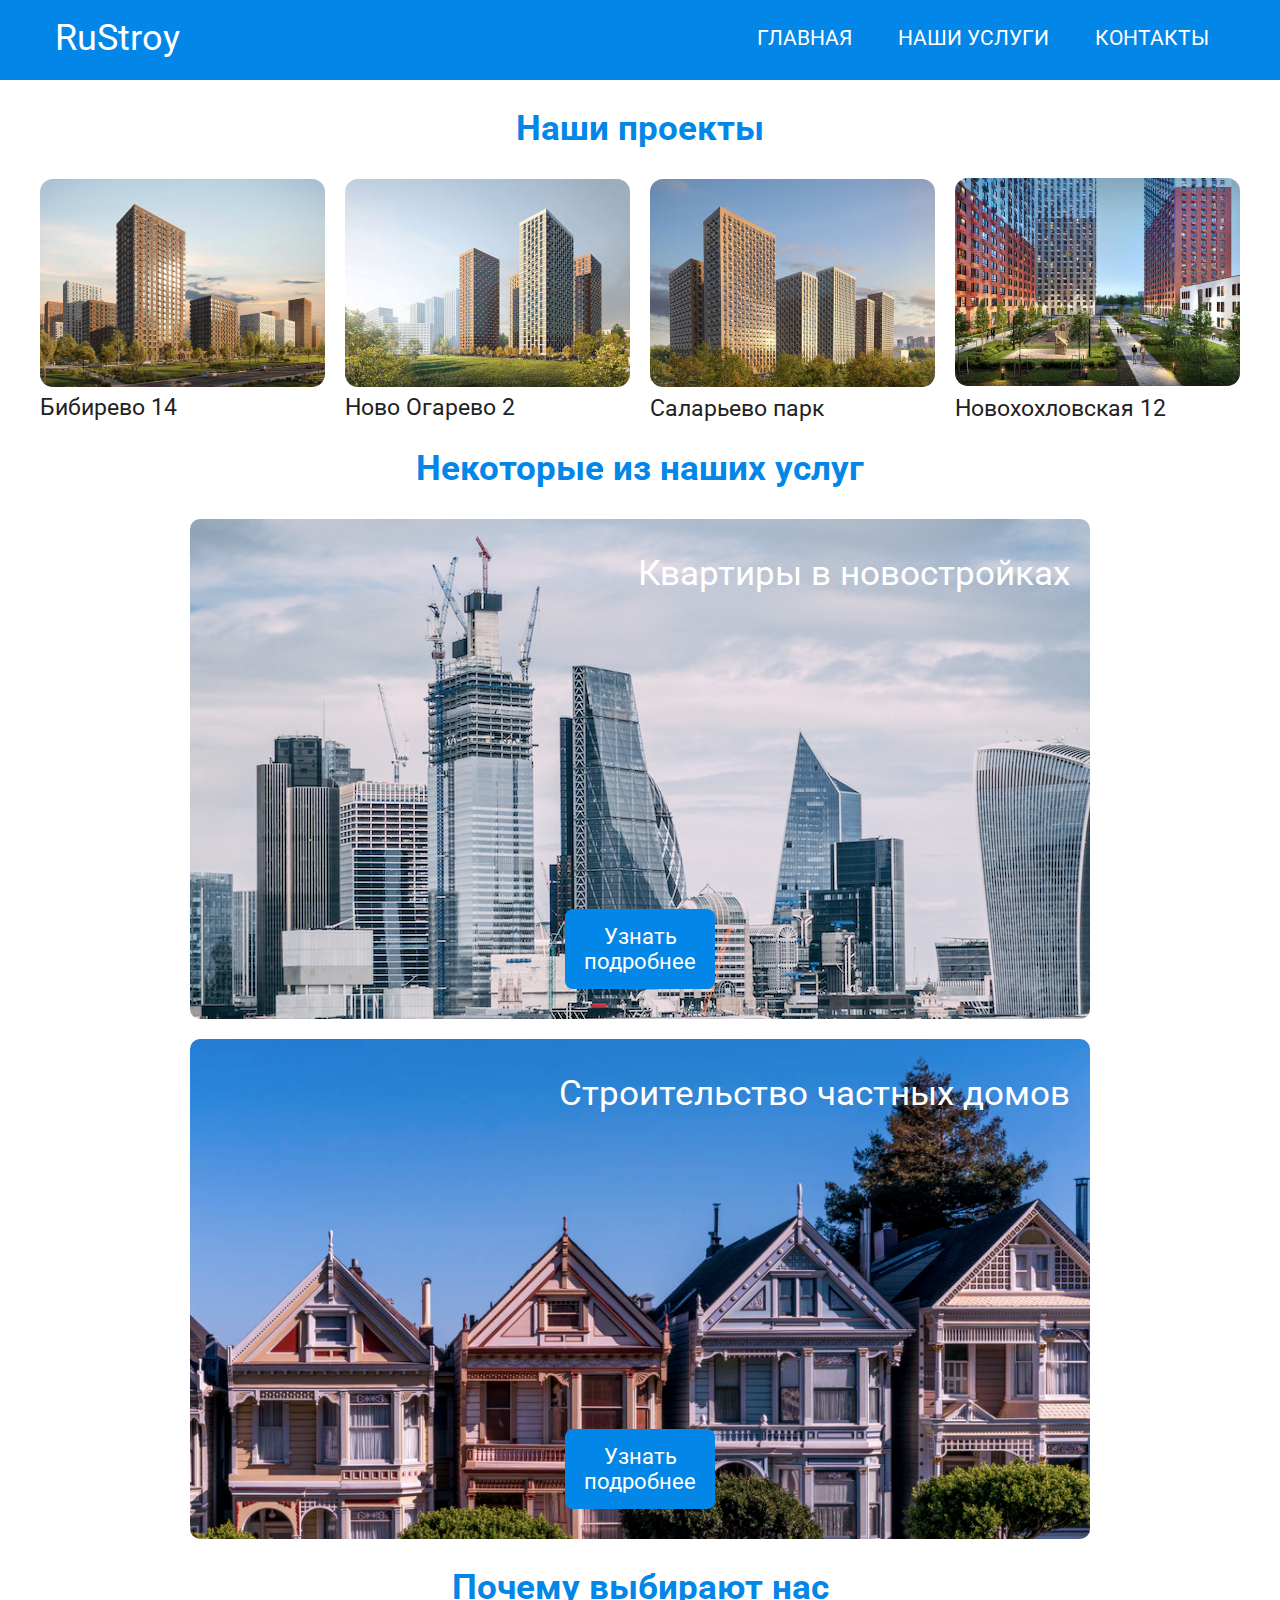
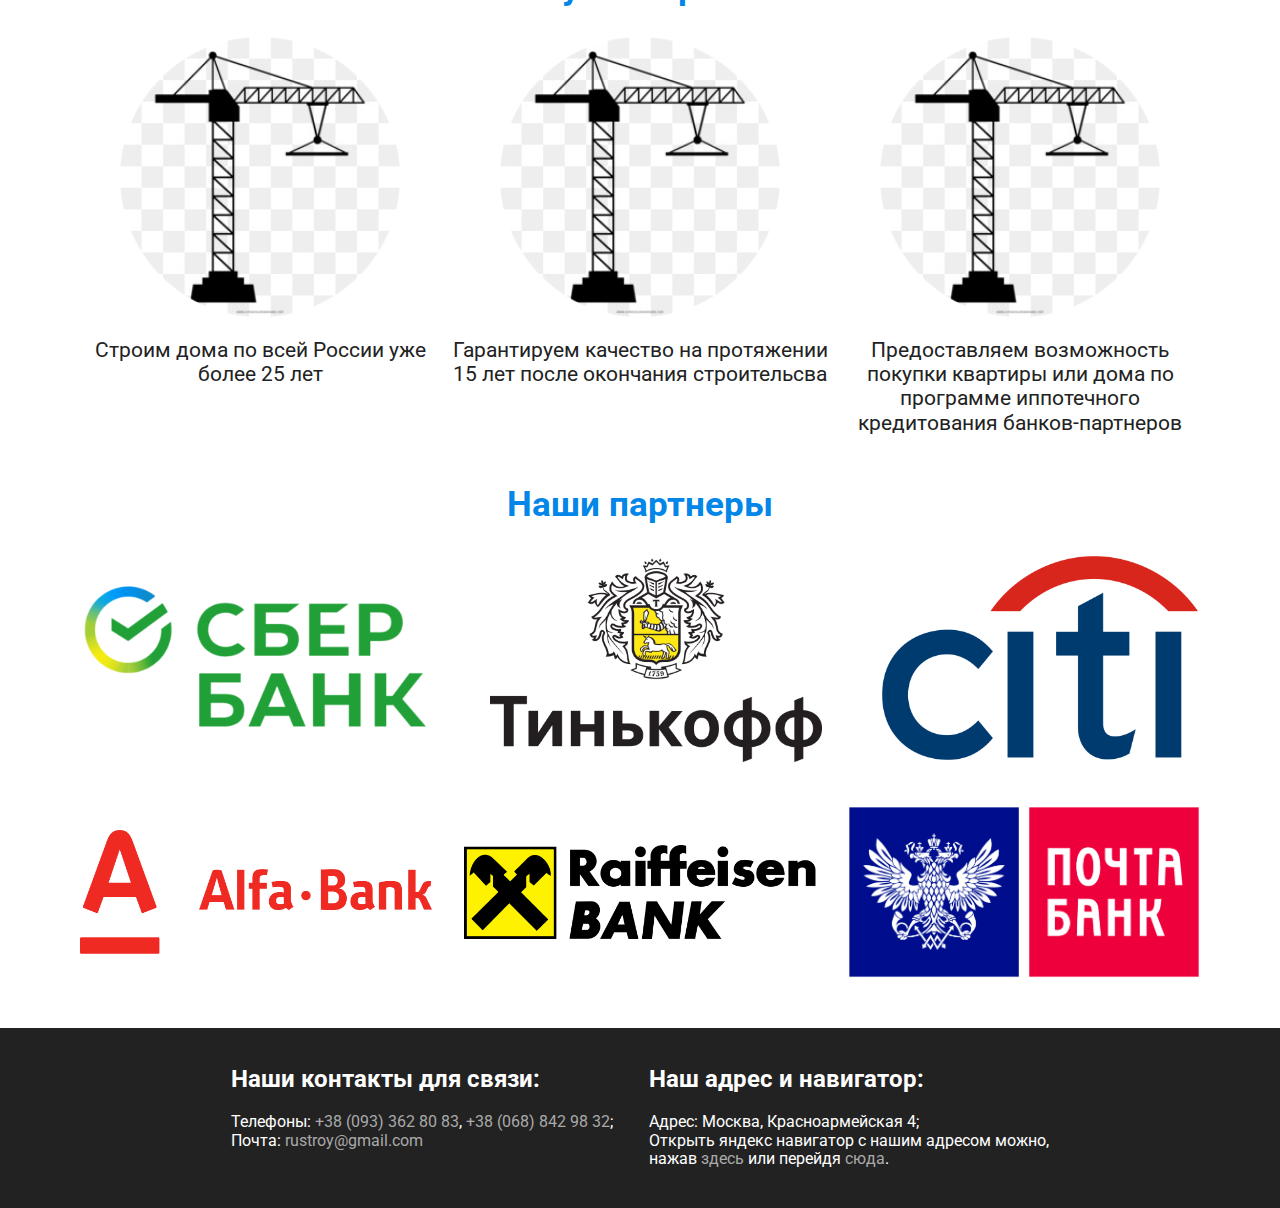
<file: index.html>
<!DOCTYPE html>
<html lang="ru">

	<head>

		<meta charset="utf-8">
		<title>RuStroy — Строительство элитных домов</title>
		<link href="https://fonts.googleapis.com/css2?family=PT+Serif:wght@400;700&family=Roboto:wght@400;500;700&display=swap" rel="stylesheet">
		<link rel="stylesheet" type="text/css" href="normalize.css">
		<link rel="stylesheet" type="text/css" href="bu.css">
		<link rel="stylesheet" type="text/css" href="main.css">
		<link rel="shortcut icon" href="fi.png">
		

	</head>

	<body>

		<a href="#" class="bu"></a>
		<script src="https://code.jquery.com/jquery-3.5.1.min.js"></script>
		<script src="bu.js"></script>

		<header class="header">
			<div class="container">
				<div class="header__content">
					<div class="header__container">
						<div class="header__content-inner">
					
							<div class="header__name">
								<a class="href1" href="index.html">RuStroy</a>
							</div>

							<nav class="header__menu">
								<ul>
									<li><a class="href2" href="index.html">Главная</a></li>
									<li><a class="href2" href="uslugi.html">Наши услуги</a></li>
									<li><a class="href2" href="contacts.html">Контакты</a></li>
								</ul>
							</nav>

						</div>
					</div>
				</div>
			</div>
		</header>

		<section id="prod" class="sprod">

			<div lass="prodt">
			
				<h2 class="h2">Наши проекты</h2>

				<div class="prod">
					
					<div class="prod1">
						
						<a class="prodi" href="contacts.html"><img src="prod1i.png"></a>

						<a class="prodt" href="contacts.html"><p>Бибирево 14</p></a>

					</div>

					<div class="prod2">
						
						<a class="prodi" href="contacts.html"><img src="prod2i.png"></a>

						<a class="prodt" href="contacts.html"><p>Ново Огарево 2</p></a>

					</div>

					<div class="prod3">
						
						<a class="prodi" href="contacts.html"><img src="prod3i.png"></a>

						<a class="prodt" href="contacts.html"><p>Саларьево парк</p></a>

					</div>

					<div class="prod4">
						
						<a class="prodi" href="contacts.html"><img src="prod4i.png"></a>

						<a class="prodt" href="contacts.html"><p>Новохохловская 12</p></a>

					</div>

				</div>

			</div>
			
		</section>

		<section id="usl" class="susl">

			<div class="usl">
			
				<h2 class="h2">Некоторые из наших услуг</h2>

				<div class="usl1">

					<img class="ui1" src="usl1.png">

					<div class="ut1">
						<p>Квартиры в новостройках</p>
					</div>
						
					<div class="ac">
						<a class="ubt1" href="contacts.html">
							<p class="ubtt1">Узнать подробнее</p>
						</a>
					</div>

				</div>

				<div class="usl04">
					<div class="usl4">
							
						<img class="ui4" src="usl4.png">

						<div class="ut4">
							<p>Строительство частных домов</p>
						</div>
							
						<div class="ac4">
							<a class="ubt4" href="contacts.html">
								<p class="ubtt4">Узнать подробнее</p>
							</a>
						</div>

					</div>
				</div>

			</div>
			
		</section>

		<section id="poch">
			
			<h2 class="h2">Почему выбирают нас</h2>

			<div class="pochd">
				<div class="poch">
					
					<div class="pochdiv">
						
						<div class="pochidiv">
							<img class="pochi" src="fi.png">
						</div>

						<p class="pocht">Строим дома по всей России уже более 25 лет</p>

					</div>

					<div class="pochdiv">

						<div class="pochidiv">						
							<img class="pochi" src="fi.png">
						</div>

						<p class="pocht">Гарантируем качество на протяжении 15 лет после окончания строительсва</p>

					</div>

					<div class="pochdiv">
						
						<div class="pochidiv">
							<img class="pochi" src="fi.png">
						</div>

						<p class="pocht">Предоставляем возможность покупки квартиры или дома по программе иппотечного кредитования банков-партнеров</p>

					</div>
					
				</div>
			</div>

		</section>

		<section id="npart">

			<div class="container">
			
				<h2 class="h2">Наши партнеры</h2>

				<div class="part">
					<div class="partd">
							
						<a href="https://www.sberbank.ru/ru/person"><img class="parti" src="sb.png"></a>

						<a href="https://www.tinkoff.ru"><img class="parti" src="tb.png"></a>
							
						<a href="https://www.citibank.ru/russia/main/rus/home.htm"><img class="parti" src="Citi.png"></a>

					</div>
				</div>

				<div class="part2">
					<div class="partd">
							
						<a href="https://alfabank.ru"><img class="parti" src="ab.png"></a>
							
						<a href="https://www.raiffeisen.ru"><img class="parti" src="rb.png"></a>
							
						<a href="https://www.pochtabank.ru"><img class="parti" src="pb.png"></a>

					</div>
				</div>

			</div>
			
		</section>

		<footer>
			
			<div class="foot1">
				<h2>Наши контакты для связи:</h2>
				Телефоны: <a href="tel:380933628083">+38 (093) 362 80 83</a>, <a href="tel:380688429832">+38 (068) 842 98 32</a>;<br>
				Почта: <a href="mailto:rustroy@gmail.com">rustroy@gmail.com</a>
			</div>

			<div class="foot2">
				<h2>Наш адрес и навигатор:</h2> Адрес: Москва, Красноармейская 4;<br>Открыть яндекс навигатор с нашим адресом можно,<br> нажав <a href="yandexnavi://show_point_on_map?lat=55.797392&lon=37.549381&zoom=15&desc=Наш офис">здесь</a> или перейдя <a href="contacts.html#map">сюда</a>.
			</div>

		</footer>

	</body>

</html>
</file>
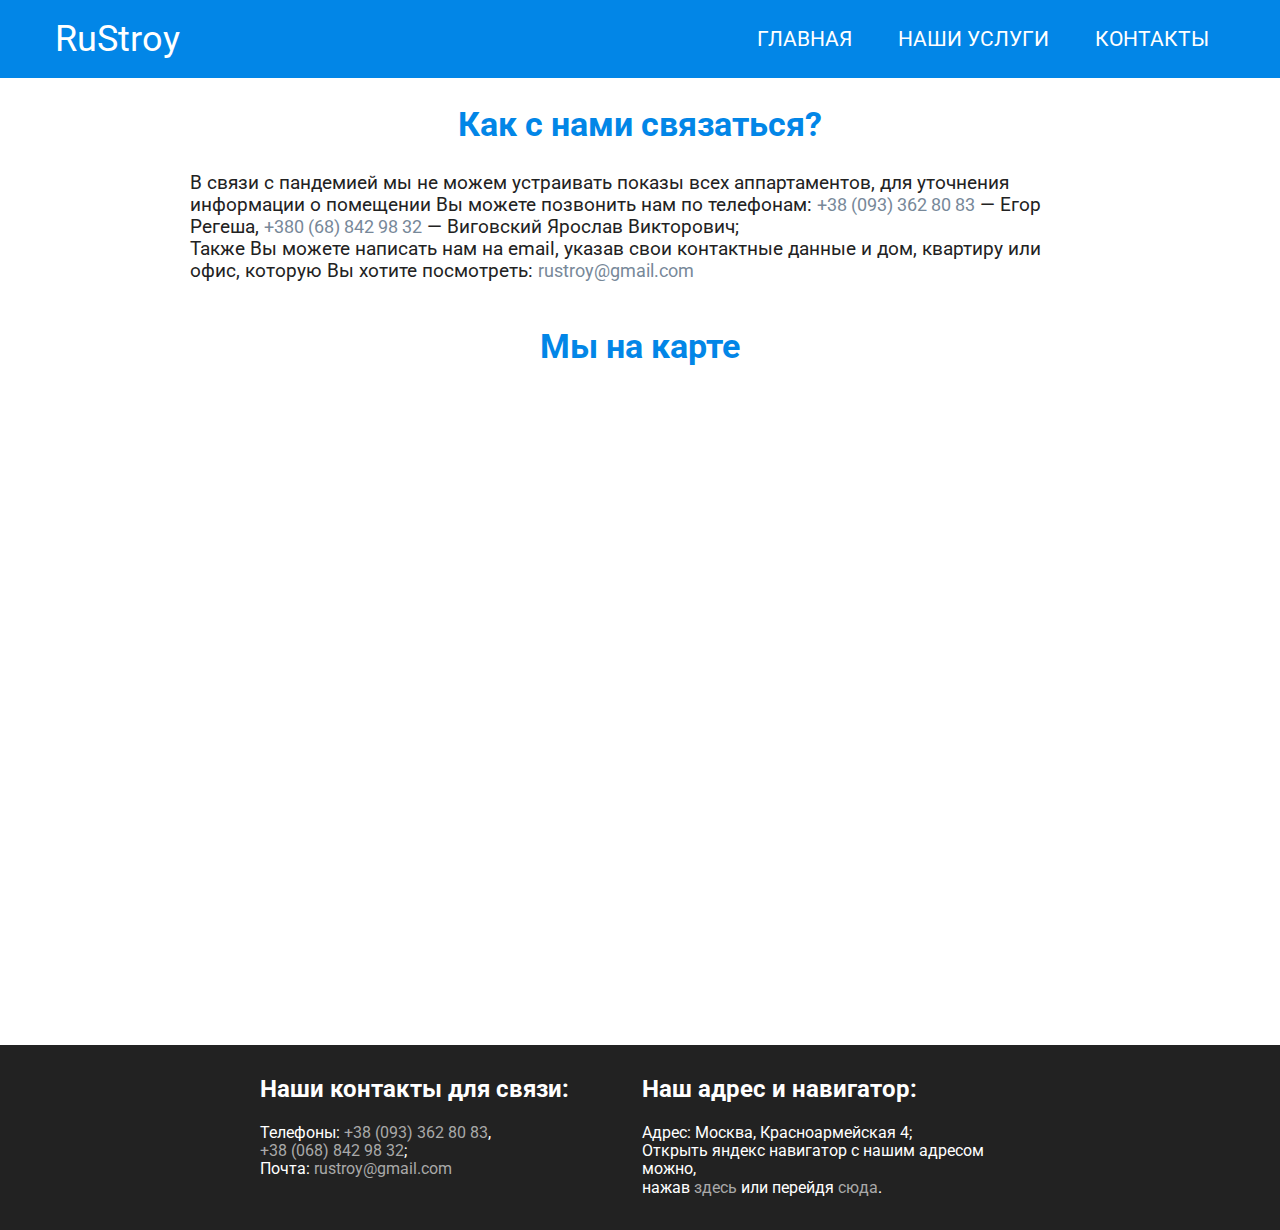
<file: contacts.html>
<!DOCTYPE html>
<html lang="ru">

	<head>

		<meta charset="utf-8">
		<title>RuStroy — Контакты</title>
		<link href="https://fonts.googleapis.com/css2?family=PT+Serif:wght@400;700&family=Roboto:wght@400;500;700&display=swap" rel="stylesheet">
		<link rel="stylesheet" type="text/css" href="normalize.css">
		<link rel="stylesheet" type="text/css" href="contacts.css">
		<link rel="shortcut icon" href="fi.png">
		<meta name="viewport" content="width=device-width">

	</head>

	<body>

		<header class="header">
			<div class="header__content">
				<div class="container">
					<div class="header__content-iner">
						
						<div>
							<a class="header__logo" href="index.html">RuStroy</a>
						</div>

						<nav class="menu">
							<ul>
								<li><a href="index.html">Главная</a></li>
								<li><a href="uslugi.html">Наши услуги</a></li>
								<li><a href="contacts.html">Контакты</a></li>
							</ul>
						</nav>

					</div>
				</div>
			</div>
		</header>

		<section class="sec1">
			<div class="container">

				<div class="contact">
					<h2 class="h2">Как с нами связаться?</h2>
					<p>
						В связи с пандемией мы не можем устраивать показы всех аппартаментов, для уточнения информации о помещении Вы можете позвонить нам по телефонам: <a class="col" href="tel:380933628083">+38 (093) 362 80 83</a> — Егор Регеша, <a class="col" href="tel:380688429832">+380 (68) 842 98 32</a> — Виговский Ярослав Викторович;<br>
						Также Вы можете написать нам на email, указав свои контактные данные и дом, квартиру или офис, которую Вы хотите посмотреть: <a class="col" href="mailto:rustroy@gmail.com">rustroy@gmail.com</a>
					</p>
				</div>

			</div>
		</section>

		<section class="sec2" id="map">
			<div class="container">

				<h2 class="h2">Мы на карте</h2>	
				<div class="map">
					<iframe src="https://yandex.ru/map-widget/v1/?um=constructor%3Aeda41db3cd3b0c58a9fe4765a91308c00ba15480298ea2b59f8f5a59f2ac54f9&amp;source=constructor" frameborder="0"></iframe>
				</div>

			</div>
		</section> 

		<footer>

			<div class="container2">

				<div class="med">
					<div class="foot1">

						<div class="f1">
							<h2>Наши контакты для связи:</h2>
							Телефоны: <a href="tel:380933628083">+38 (093) 362 80 83</a>, <a href="tel:380688429832">+38 (068) 842 98 32</a>;<br>
							Почта: <a href="mailto:rustroy@gmail.com">rustroy@gmail.com</a>
						</div>
						
						<div class="f2">
							<h2>Наш адрес и навигатор:</h2> Адрес: Москва, Красноармейская 4;<br>Открыть яндекс навигатор с нашим адресом можно,<br> нажав <a href="yandexnavi://show_point_on_map?lat=55.797392&lon=37.549381&zoom=15&desc=Наш офис">здесь</a> или перейдя <a href="contacts.html#map">сюда</a>.
						</div>

					</div>
				</div>


				<div class="med2">
					<div>

						<div class="f3">
							<h2>Наши контакты для связи:</h2>
							Телефоны: <a href="tel:380933628083">+38 (093) 362 80 83</a>, <a href="tel:380688429832">+38 (068) 842 98 32</a>;<br>
							Почта: <a href="mailto:rustroy@gmail.com">rustroy@gmail.com</a>
						</div>
					
						<div class="f4">
							<h2>Наш адрес и навигатор:</h2> Адрес: Москва, Красноармейская 4;<br>Открыть яндекс навигатор с нашим адресом можно,<br> нажав <a href="yandexnavi://show_point_on_map?lat=55.797392&lon=37.549381&zoom=15&desc=Наш офис">здесь</a> или перейдя <a href="contacts.html#map">сюда</a>.
						</div>

					</div>
				</div>

			</div>

		</footer>

	</body>

</html>
</file>
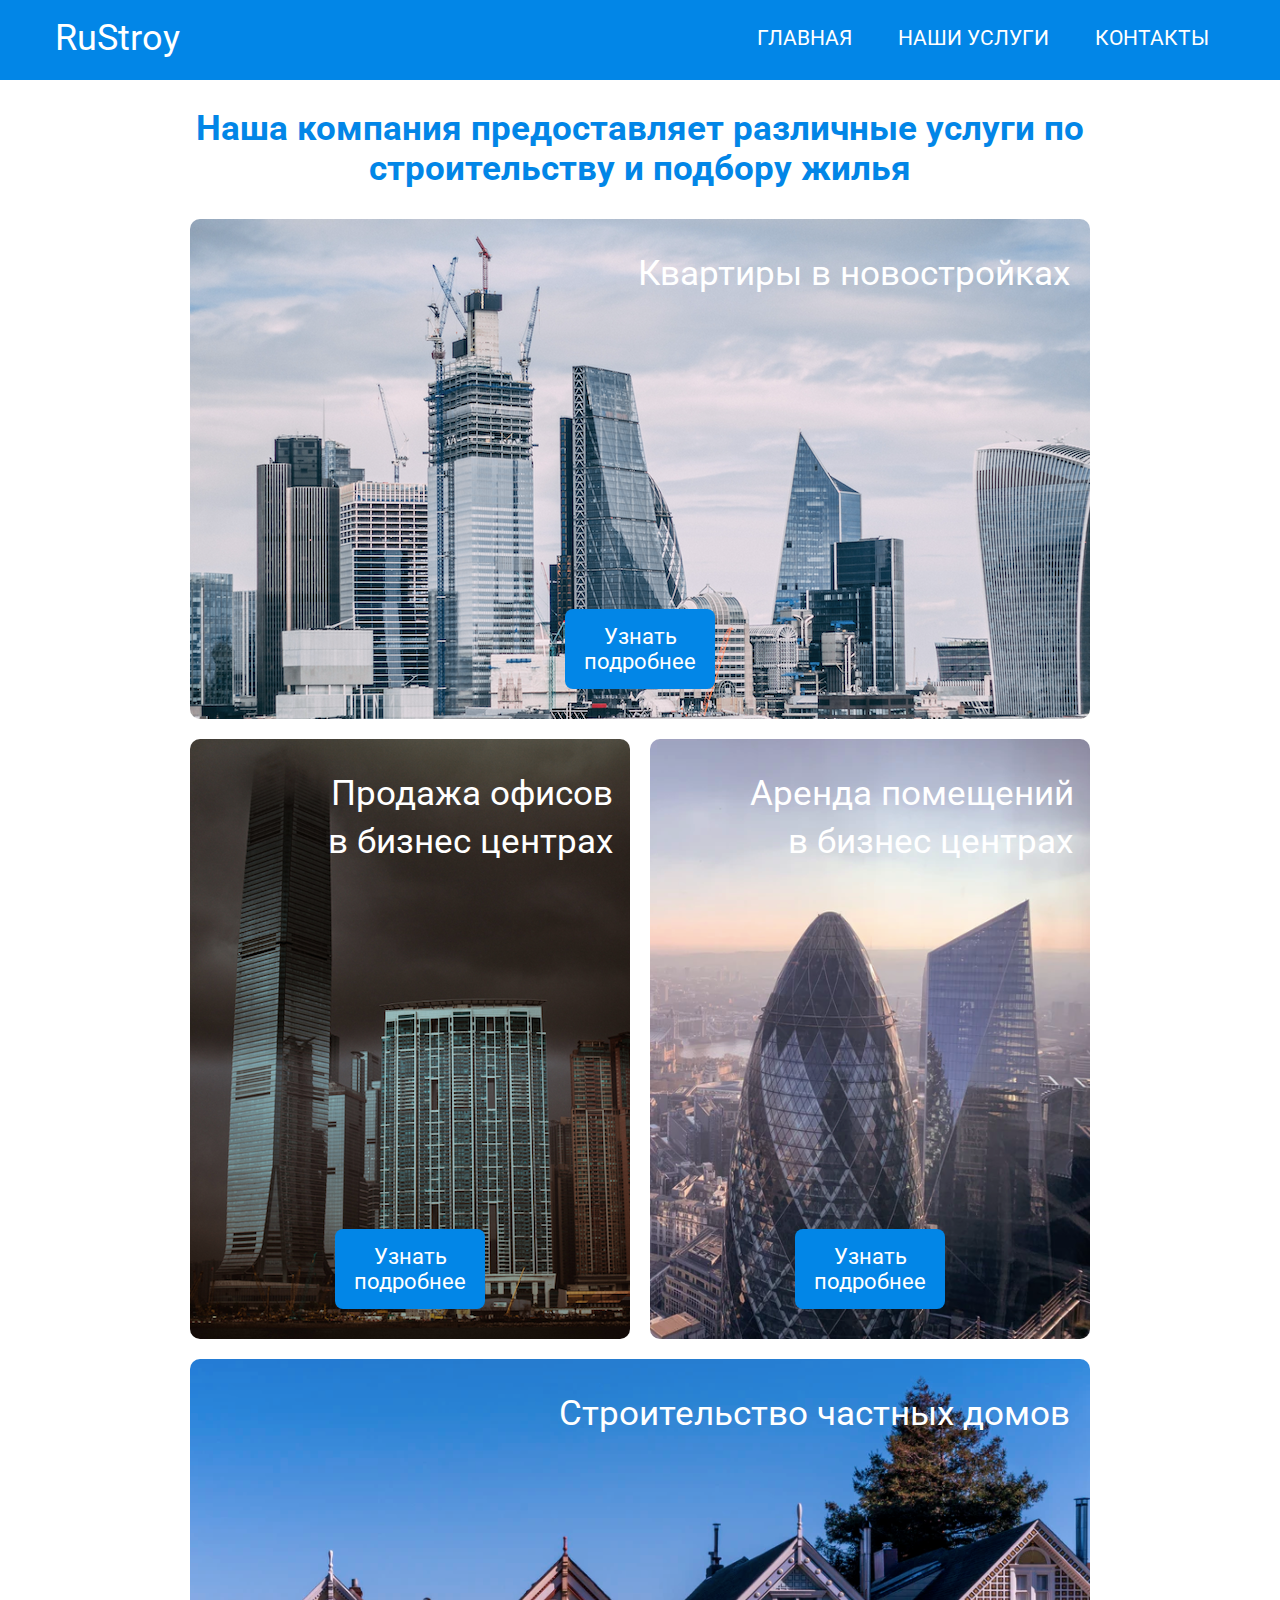
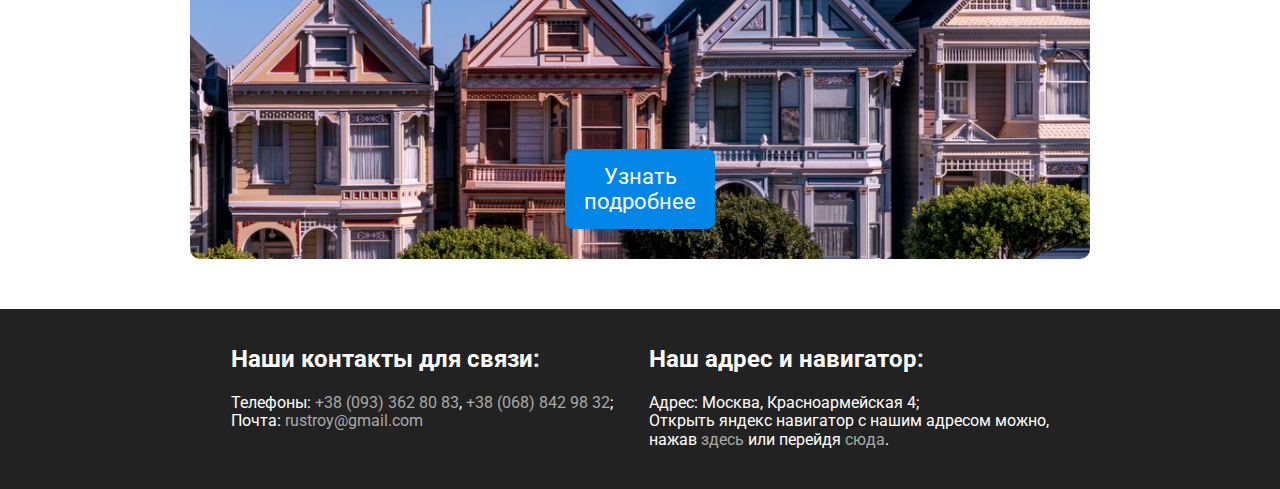
<file: uslugi.html>
<!DOCTYPE html>
<html lang="ru">

	<head>

		<meta charset="utf-8">
		<title>RuStroy — Наши услуги</title>
		<link href="https://fonts.googleapis.com/css2?family=PT+Serif:wght@400;700&family=Roboto:wght@400;500;700&display=swap" rel="stylesheet">
		<link rel="stylesheet" type="text/css" href="normalize.css">
		<link rel="stylesheet" type="text/css" href="bu.css">
		<link rel="stylesheet" type="text/css" href="uslugi.css">
		<link rel="shortcut icon" href="fi.png">

	</head>

	<body>

		<a href="#" class="bu"></a>
		<script src="https://code.jquery.com/jquery-3.5.1.min.js"></script>
		<script src="bu.js"></script>

		<header class="header">
			<div class="header__content">
				<div class="header__container">
					<div class="header__content-inner">
				
						<div class="header__name">
							<a class="href1" href="index.html">RuStroy</a>
						</div>

						<nav class="header__menu">
							<ul>
								<li><a class="href2" href="index.html">Главная</a></li>
								<li><a class="href2" href="uslugi.html">Наши услуги</a></li>
								<li><a class="href2" href="contacts.html">Контакты</a></li>
							</ul>
						</nav>

					</div>
				</div>
			</div>
		</header>

		<section>


			<div class="sec1">

				<h2 class="h2">Наша компания предоставляет различные услуги по строительству и подбору жилья</h2>

				<div class="usl1">

					<img class="ui1" src="usl1.png">

					<div class="ut1">
						<p>Квартиры в новостройках</p>
					</div>
					
					<div class="ac">
						<a class="ubt1" href="contacts.html">
							<p class="ubtt1">Узнать подробнее</p>
						</a>
					</div>

				</div>

				<div class="usl23">
					
					<div class="usl2">
						
						<img class="ui2" src="usl2.png">

						<div class="ut2">
							<p>Продажа офисов<p class="ut21"> в бизнес центрах</p></p>
						</div>
						
						<div class="ac2">
							<a class="ubt2" href="contacts.html">
								<p class="ubtt2">Узнать подробнее</p>
							</a>
						</div>

					</div>

					<div class="usl3">
						
						<img class="ui3" src="usl3.png">

						<div class="ut3">
							<p>Аренда помещений<p class="ut31"> в бизнес центрах</p></p>
						</div>
						
						<div class="ac3">
							<a class="ubt3" href="contacts.html">
								<p class="ubtt3">Узнать подробнее</p>
							</a>
						</div>

					</div>

				</div>

				<div class="usl04">
					<div class="usl4">
						
						<img class="ui4" src="usl4.png">

						<div class="ut4">
							<p>Строительство частных домов</p>
						</div>
						
						<div class="ac4">
							<a class="ubt4" href="contacts.html">
								<p class="ubtt4">Узнать подробнее</p>
							</a>
						</div>

					</div>
				</div>

			<div>

		</section>

		<footer>
			
			<div class="foot1">
				<h2>Наши контакты для связи:</h2>
				Телефоны: <a href="tel:380933628083">+38 (093) 362 80 83</a>, <a href="tel:380688429832">+38 (068) 842 98 32</a>;<br>
				Почта: <a href="mailto:rustroy@gmail.com">rustroy@gmail.com</a>
			</div>

			<div class="foot2">
				<h2>Наш адрес и навигатор:</h2> Адрес: Москва, Красноармейская 4;<br>Открыть яндекс навигатор с нашим адресом можно,<br> нажав <a href="yandexnavi://show_point_on_map?lat=55.797392&lon=37.549381&zoom=15&desc=Наш офис">здесь</a> или перейдя <a href="contacts.html#map">сюда</a>.
			</div>

		</footer>
		
	</body>

</html>
</file>
<file: bu.css>
.bu {
	position: fixed;
	margin-right: 40px;
	z-index: 50;
	right: 10px;
	bottom: 30px;
	width: 50px;
	height: 50px;
	border-color: transparent;
	border-radius: 50%;
	background-color: #1E90FF;
	display: none;
}

.bu:hover,
.bu:focus {
	background-color: #E26143;
	transition: 0.2s;
}

.bu::before,
.bu::after {
	content: "";
	position: absolute;
	top: 50%;
	left: 50%;
	transform: translate(-50%, -50%);
}

.bu::before {
	width: 5px;
	height: 25px;
	border-top-left-radius: 3px;
	border-top-right-radius: 3px;
	background-color: white;
}

.bu::after {
	width: 15px;
	height: 15px;
	transform: translate(-50%, -50%) rotate(45deg);
	border-top: 5px solid white;
	border-left: 5px solid white;
}
</file>
<file: main.css>
* {
	box-sizing: border-box;
}

body {
	font-family: 'Roboto', sans-serif;
}

.container {
	
	
	
}

.header {
	margin: 0;
	max-height: 80px;
	height: 80px;
	background-color: #0286E7;
}

.header__content {
	padding: 1.4%;
}



.header__container {
	max-width: 1200px;
	margin: 0 auto;
	padding: 0 15px;
}

@media (max-width: 1200px;){
	.header__container {
		max-width: 970px;
	}
}

@media (max-width: 992px;){
	.header__container {
		max-width: 750px;
	}
}

@media (max-width: 767px;){
	.header__container {
		max-width: none;
	}
}



.header__content-inner {
	display: flex;
	justify-content: space-between;
	align-items: center;
}

.header__name {

}



.href1 {
	color: white;
	transition: 0.3s;
	font-size: calc(24px + 11 * (100vw / 1200));
}

@media (max-width: 767px) {
	.href1 {
	font-size: calc(24px + (11 + 11 * 0.7) * ((100vw - 320px) / 1200));
	}
}

@media (max-width: 500px) {
	.href1 {
	font-size: 20px;
	}
}



.href1:hover {
	color: #E26143;
}

.header__menu li {
	display: inline-block;
}



.header__menu a {
	display: inline-block;
	color: white;
	text-transform: uppercase;
	line-height: 36px;
	padding: 0px 16px;
	transition: 0.3s;
	font-size: calc(12px + 8 * (100vw / 1200));
}

@media (max-width: 767px) {
	.header__menu a {
	font-size: calc(12px + (8 + 8 * 0.7) * ((100vw - 320px) / 1200));
	padding: 0px 4px;
	}
}

@media (max-width: 500px) {
	.header__menu a {
	padding: 0px 0px;
	}
}



.header__menu a:hover {
	color: #E26143;
}

.header__menu li + li {
	padding-left: 10px;
}

ul, li {
	list-style: none;
	margin: 0;
	padding: 0;
}

a {
	text-decoration: none;
	display: inline-block;
}

.h2 {
	color: #0286E7;
	text-align: center;
	font-size: 35px;
}

.sprod {
	display: flex;
	justify-content: center;
	align-items: center;
}

.prod {
	width: 1200px;
	display: flex;
	justify-content: space-between;
	align-items: center;
}

.prodi img{
	width: 285px;
	height: 208px;
	border: 0px solid white;
	border-radius: 13px;
	transition: 0.1s;
}

.prodi:hover img{
	opacity: 85%;
}

.prodt {
	height: 23px;
}

.prodt p{
	font-size: 23px;
	color: #222222;
	margin-top: 2.5%;
	transition: 0.3s;
}

.prodt p:hover {
	color: #E26143;
}

.prod1 {
	max-width: 285px;
}

.prod2 {
	max-width: 285px;
}

.prod3 {
	max-width: 285px;
}

.prod4 {
	max-width: 285px;
}

.susl {
	display: flex;
	justify-content: center;
	align-items: center;
}

.usl {
	width: 900px;
}

.usl1 {
	width: 900px;
	height: 500px;
	position: relative;
	overflow: hidden;
	border: 0px solid white;
	border-radius: 10px;
}

.ui1 {
	position: absolute;
	width: 900px;
	height: 500px;
	transition: 0.3s;
}

.usl1:hover img{
	transform: scale(1.05);
}

.ut1 {
	position: relative;
	color: white;
	font-size: 35px;
	float: right;
	margin-right: 20px;
}

.ac {
	width: 900px;
	display: flex;
	justify-content: center;
}

.ubt1 {
	width: 150px;
	height: 80px;
	position: relative;
	background-color: #0286E7;
	transition: 0.3s;
	border: 0px solid white;
	border-radius: 8px;
	display: flex;
	justify-content: center;
	align-items: center;
	margin-top: 280px;
}

.ubt1:hover {
	background-color: #E26143;
}

.ubtt1 {
	text-align: center;
	color: white;
	font-size: 22px;
}

.usl04 {
	padding-top: 20px;
}

.usl4 {
	width: 900px;
	height: 500px;
	position: relative;
	overflow: hidden;
	border: 0px solid white;
	border-radius: 10px;
}

.usl4:hover img{
	transform: scale(1.05);
}

.ui4 {
	width: 900px;
	height: 500px;
	position: absolute;
	transition: 0.3s;
}

.ut4 {
	position: relative;
	color: white;
	font-size: 35px;
	float: right;
	margin-right: 20px;
}

.ac4 {
	width: 900px;
	display: flex;
	justify-content: center;
}

.ubt4 {
	width: 150px;
	height: 80px;
	position: relative;
	background-color: #0286E7;
	transition: 0.3s;
	border: 0px solid white;
	border-radius: 8px;
	display: flex;
	justify-content: center;
	align-items: center;
	margin-top: 280px;
}

.ubt4:hover {
	background-color: #E26143;
}

.ubtt4 {
	text-align: center;
	color: white;
	font-size: 22px;
}

.pochd {
	width: 100%;
	display: flex;
	justify-content: center;
}

.poch {
	max-width: 1200px;
	display: flex;
	justify-content: space-between;
}

.pochdiv {
	max-width: 380px;
}

.pochidiv {
	max-width: 380px;
	display: flex;
	justify-content: center;
}

.pochi {
	width: 280px;
	height: 280px;
}

.pocht {
	color: #222222;
	font-size: 21px;
	text-align: center;
}

.part {
	max-width: 100%;
	display: flex;
	justify-content: center;
	align-items: center;
}

.part2 {
	max-width: 100%;
	display: flex;
	justify-content: center;
	align-items: center;
	padding-top: 40px;
}

.partd {
	width: 1120px;
	display: flex;
	justify-content: space-between;
	align-items: center;
}

.parti {
	max-width: 352px;
	max-height: 208px;
	transition: 0.3s;
}

.parti:hover {
	opacity: 70%;
}

footer {
	margin-top: 45px;
	background-color: #222222;
	color: white;
	height: 180px;
	display: flex;
	justify-content: center;
}

.foot1 {
	padding: 1.4%;
}

.foot2 {
	padding: 1.4%;
}

footer div a {
	text-decoration: none;
	color: #A9A9A9;
	transition: 0.3s;
}

footer div a:hover {
	color: #E26143;
}
</file>
<file: contacts.css>
* {
	box-sizing: border-box;
}

body {
	font-family: 'Roboto', sans-serif;
}



.header__content {
	padding: 1.4%;
}

.header {
	margin: 0;
	max-height: 80px;
	background-color: #0286E7;
}

@media (min-width: 2500px){
	.header {
		min-height: 80px;
	}
	.header__content {
		padding: 2px;
	}
}

@media (min-width: 2100px){
	.header {
		min-height: 80px;
	}
	.header__content {
		padding: 6px;
	}
}

@media (min-width: 1720px){
	.header {
		min-height: 80px;
	}
	.header__content {
		padding: 13px;
	}
}



.container {
	max-width: 1200px;
	margin: 0 auto;
	padding: 0 15px;
}

@media (max-width: 1200px){
	.container {
		max-width: 970px;
	}
}

@media (max-width: 992px){
	.container {
		max-width: 750px;
	}
}

@media (max-width: 768px){
	.container {
		max-width: none;
	}
}



.header__content-iner {
	display: flex;
	justify-content: space-between;
	align-items: center;
}



.header__logo {
	color: white;
	transition: 0.3s;
	font-size: calc(16px + 19 * (100vw / 1200));
}

@media (max-width: 280px){
	.header__logo {
		font-size: calc(16px + (19 + 19 * 0.7) * ((100vw - 280px) / 1200));
	}
}



.header__logo:hover {
	color: #E26143;
}

.menu li {
	display: inline-block;
}



.menu a {
	display: inline-block;
	color: white;
	text-transform: uppercase;
	line-height: 36px;
	padding: 0px 16px;
	transition: 0.3s;
	font-size: calc(9px + 11 * (100vw / 1200));
}

@media (max-width: 768px){
	.menu a {
		padding: 0px 4px;
	}
}

@media (max-width: 500px){
	.menu a {
		padding: 0px 0px;
	}
}

@media (max-width: 320px){
	.menu a {
		font-size: 10px;
	}
}

@media (max-width: 280px){
	.menu a {
		font-size: calc(9px + (11 + 11 * 0.7) * ((100vw - 320px) / 1200));
	}
}



.menu a:hover {
	color: #E26143;
}

.menu li + li {
	padding-left: 10px;
}

ul, li {
	list-style: none;
	margin: 0;
	padding: 0;
}

a {
	text-decoration: none;
	display: inline-block;
}

.sec1 {
	display: flex;
	justify-content: center;
	align-items: center;
	font-size: 19px;
	color: #222222;
}

.contact {
	max-width: 900px;
}

.col {
	text-decoration: none;
	color: #778899;
	transition: 0.3s;
	font-size: 18px;
}

.col:hover {
	color: #E26143;
}

.sec2 {
	display: flex;
	justify-content: center;
	align-items: center;
}



.h2 {
	color: #0286E7;
	text-align: center;
	font-size: calc(22px + 11 * (100vw / 1200));
}

@media (max-width: 768px) {
	.h2 {
	font-size: calc(22px + (11 + 11 * 0.7) * ((100vw - 320px) / 1200));
	}
}



.map {
	display: flex;
	justify-content: center;
}

iframe {
	border: 0px solid white;
	border-radius: 15px;
	min-width: 900px;
	max-width: 900px;
	min-height: 600px;
	max-height: 600px;
}

@media (max-width: 1200px){
	.map {
		
	}
	iframe {
		min-width: 750px;
		max-width: 750px;
		min-height: 500px;
		max-height: 500px;
	}
}

@media (max-width: 992px){
	.map {
		
	}
	iframe {
		min-width: 600px;
		max-width: 600px;
		min-height: 450px;
		max-height: 450px;
	}
}

@media (max-width: 768px){
	.map {
		
	}
	iframe {
		min-width: 500px;
		max-width: 500px;
		min-height: 350px;
		max-height: 350px;
	}
}

@media (max-width: 550px){
	.map {
		
	}
	iframe {
		min-width: 400px;
		max-width: 400px;
		min-height: 250px;
		max-height: 250px;
	}
}

@media (max-width: 420px){
	.map {
		
	}
	iframe {
		min-width: 320px;
		max-width: 320px;
		min-height: 200px;
		max-height: 200px;
	}
}

@media (max-width: 320px){
	.map {
		
	}
	iframe {
		min-width: 280px;
		max-width: 280px;
		min-height: 175px;
		max-height: 175px;
	}
}

@media (max-width: 280px){
	.map {
		
	}
	iframe {
		min-width: 240px;
		max-width: 240px;
		min-height: 120px;
		max-height: 120px;
	}
}



footer {
	background-color: #222222;
	color: white;
	max-height: 1000px;
	display: flex;
	justify-content: center;
	margin-top: 50px;
}



.container2 {
	max-width: 1200px;
	min-height: 180px;
	display: flex;
	justify-content: center;
	margin: 0 auto;
	padding: 0 15px;
}

@media (max-width: 1200px){
	.container2 {
		max-width: 970px;
	}
}

@media (max-width: 992px){
	.container2 {
		max-width: 750px;
	}
}

@media (max-width: 768px){
	.container2 {
		max-width: none;
	}
}



.med {
	margin-bottom: 20px;
}

.med2 {
	display: none;
}

@media (max-width: 1920px){
	.med {
		margin-bottom: 0px;
	}
}

@media (max-width: 1920px){
	.med {
		margin-bottom: 5px;
	}
}

@media (max-width: 500px){
	.med {
		display: none;
	}
	.med2 {
		min-height: 340px;
		display: flex;
		align-items: center;
		margin-top: -25px;
	}
}

@media (max-width: 280px){
	.med {
		display: none;
	}
	.med2 {
		height: 370px;
		display: flex;
		align-items: center;
		margin-top: -20px;
	}
}



.foot1 {
	min-height: 180px;
	display: flex;
}

.f1 {
	padding: 1.4%;

}

.f2 {
	padding: 1.4%;
}

.f3 {
	padding: 1.4%;

}

.f4 {
	padding: 1.4%;
}

footer div a {
	text-decoration: none;
	color: #A9A9A9;
	transition: 0.3s;
}

footer div a:hover {
	color: #E26143;
}
</file>
<file: uslugi.css>
* {
	box-sizing: border-box;
}

body {
	font-family: 'Roboto', sans-serif;
}

.header {
	margin: 0;
	max-height: 80px;
	height: 80px;
	background-color: #0286E7;
}

.header__content {
	padding: 1.4%;
}



.header__container {
	max-width: 1200px;
	margin: 0 auto;
	padding: 0 15px;
}

@media (max-width: 1200px;){
	.header__container {
		max-width: 970px;
	}
}

@media (max-width: 992px;){
	.header__container {
		max-width: 750px;
	}
}

@media (max-width: 767px;){
	.header__container {
		max-width: none;
	}
}



.header__content-inner {
	display: flex;
	justify-content: space-between;
	align-items: center;
}

.header__name {

}



.href1 {
	color: white;
	transition: 0.3s;
	font-size: calc(24px + 11 * (100vw / 1200));
}

@media (max-width: 767px) {
	.href1 {
	font-size: calc(24px + (11 + 11 * 0.7) * ((100vw - 320px) / 1200));
	}
}

@media (max-width: 500px) {
	.href1 {
	font-size: 20px;
	}
}



.href1:hover {
	color: #E26143;
}

.header__menu li {
	display: inline-block;
}



.header__menu a {
	display: inline-block;
	color: white;
	text-transform: uppercase;
	line-height: 36px;
	padding: 0px 16px;
	transition: 0.3s;
	font-size: calc(12px + 8 * (100vw / 1200));
}

@media (max-width: 767px) {
	.header__menu a {
	font-size: calc(12px + (8 + 8 * 0.7) * ((100vw - 320px) / 1200));
	padding: 0px 4px;
	}
}

@media (max-width: 500px) {
	.header__menu a {
	padding: 0px 0px;
	}
}



.header__menu a:hover {
	color: #E26143;
}

.header__menu li + li {
	padding-left: 10px;
}

ul, li {
	list-style: none;
	margin: 0;
	padding: 0;
}

a {
	text-decoration: none;
	display: inline-block;
}

section {
	display: flex;
	justify-content: center;
	align-items: center;
}

.sec1 {
	width: 900px;
}

.h2 {
	color: #0286E7;
	text-align: center;
	font-size: 35px;
}

.usl1 {
	width: 900px;
	height: 500px;
	position: relative;
	overflow: hidden;
	border: 0px solid white;
	border-radius: 10px;
}

.ui1 {
	position: absolute;
	width: 900px;
	height: 500px;
	transition: 0.3s;
}

.usl1:hover img{
	transform: scale(1.05);
}

.ut1 {
	position: relative;
	color: white;
	font-size: 35px;
	float: right;
	margin-right: 20px;
}

.ac {
	width: 900px;
	display: flex;
	justify-content: center;
}

.ubt1 {
	width: 150px;
	height: 80px;
	position: relative;
	background-color: #0286E7;
	transition: 0.3s;
	border: 0px solid white;
	border-radius: 8px;
	display: flex;
	justify-content: center;
	align-items: center;
	margin-top: 280px;
}

.ubt1:hover {
	background-color: #E26143;
}

.ubtt1 {
	text-align: center;
	color: white;
	font-size: 22px;
}

.usl23 {
	widows: 900px;
	height: 600px;
	display: flex;
	justify-content: space-between;
	align-items: center;
	padding-top: 40px;
}

.usl2 {
	width: 440px;
	height: 600px;
	overflow: hidden;
	position: relative;
	border: 0px solid white;
	border-radius: 10px;
}

.usl2:hover img{
	transform: scale(1.05);
}

.ui2 {
	width: 440px;
	height: 600px;
	position: absolute;
	transition: 0.3s;
}

.ut2 {
	width: 299px;
	position: relative;
	color: white;
	font-size: 35px;
	float: right;
	margin-right: 0px;
}

.ut21 {
	width: 302px;
	color: white;
	font-size: 35px;
	float: right;
	margin-right: 0px;
	margin-top: -9%;
}

.ac2 {
	width: 440px;
	display: flex;
	justify-content: center;
}

.ubt2 {
	width: 150px;
	height: 80px;
	position: relative;
	background-color: #0286E7;
	transition: 0.3s;
	border: 0px solid white;
	border-radius: 8px;
	display: flex;
	justify-content: center;
	align-items: center;
	margin-top: 332px;
}

.ubt2:hover {
	background-color: #E26143;
}

.ubtt2 {
	text-align: center;
	color: white;
	font-size: 22px;
}

.usl3 {
	width: 440px;
	height: 600px;
	overflow: hidden;
	position: relative;
	border: 0px solid white;
	border-radius: 10px;
}

.usl3:hover img{
	transform: scale(1.05);
}

.ui3 {
	width: 440px;
	height: 600px;
	position: absolute;
	transition: 0.3s;
}

.ut3 {
	width: 340px;
	position: relative;
	color: white;
	font-size: 35px;
	float: right;
	margin-right: 0px;
}

.ut31 {
	width: 302px;
	color: white;
	font-size: 35px;
	float: right;
	margin-right: 0px;
	margin-top: -8%;
}

.ac3 {
	width: 440px;
	display: flex;
	justify-content: center;
}

.ubt3 {
	width: 150px;
	height: 80px;
	position: relative;
	background-color: #0286E7;
	transition: 0.3s;
	border: 0px solid white;
	border-radius: 8px;
	display: flex;
	justify-content: center;
	align-items: center;
	margin-top: 332px;
}

.ubt3:hover {
	background-color: #E26143;
}

.ubtt3 {
	text-align: center;
	color: white;
	font-size: 22px;
}

.usl04 {
	padding-top: 40px;
}

.usl4 {
	width: 900px;
	height: 500px;
	position: relative;
	overflow: hidden;
	border: 0px solid white;
	border-radius: 10px;
}

.usl4:hover img{
	transform: scale(1.05);
}

.ui4 {
	width: 900px;
	height: 500px;
	position: absolute;
	transition: 0.3s;
}

.ut4 {
	position: relative;
	color: white;
	font-size: 35px;
	float: right;
	margin-right: 20px;
}

.ac4 {
	width: 900px;
	display: flex;
	justify-content: center;
}

.ubt4 {
	width: 150px;
	height: 80px;
	position: relative;
	background-color: #0286E7;
	transition: 0.3s;
	border: 0px solid white;
	border-radius: 8px;
	display: flex;
	justify-content: center;
	align-items: center;
	margin-top: 280px;
}

.ubt4:hover {
	background-color: #E26143;
}

.ubtt4 {
	text-align: center;
	color: white;
	font-size: 22px;
}

footer {
	margin-top: 50px;
	background-color: #222222;
	color: white;
	height: 180px;
	display: flex;
	justify-content: center;
}

.foot1 {
	padding: 1.4%;
}

.foot2 {
	padding: 1.4%;
}

footer div a {
	text-decoration: none;
	color: #A9A9A9;
	transition: 0.3s;
}

footer div a:hover {
	color: #E26143;
}
</file>
